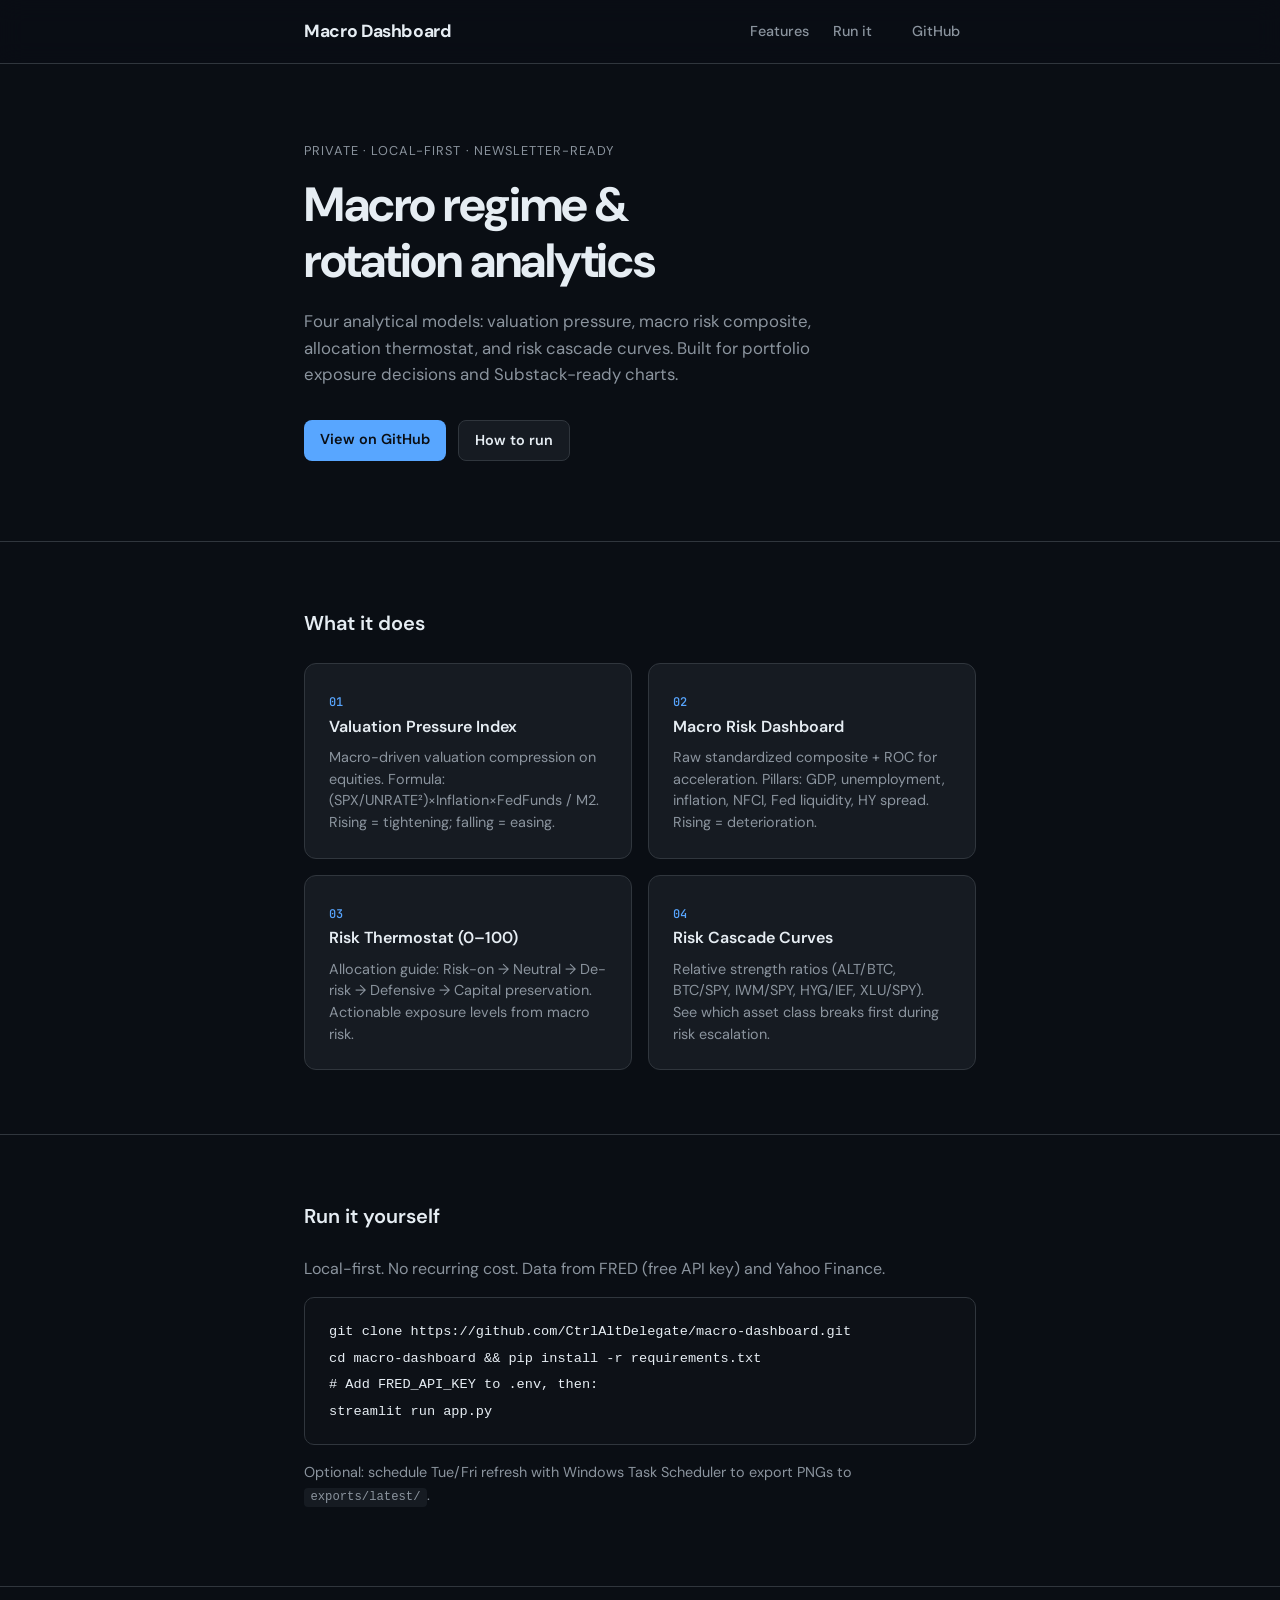
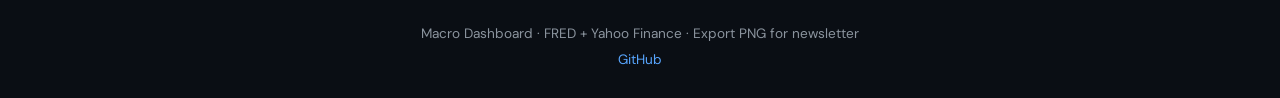
<file: landing/index.html>
<!DOCTYPE html>
<html lang="en">
<head>
  <meta charset="UTF-8">
  <meta name="viewport" content="width=device-width, initial-scale=1">
  <title>Macro Dashboard — Regime & rotation analytics</title>
  <meta name="description" content="Private macro dashboard: valuation pressure, risk composite, allocation thermostat, and cross-asset rotation. FRED + Yahoo Finance. Newsletter-ready charts.">
  <link rel="preconnect" href="https://fonts.googleapis.com">
  <link rel="preconnect" href="https://fonts.gstatic.com" crossorigin>
  <link href="https://fonts.googleapis.com/css2?family=DM+Sans:ital,opsz,wght@0,9..40,400;0,9..40,500;0,9..40,600;0,9..40,700&family=JetBrains+Mono:wght@400;500&display=swap" rel="stylesheet">
  <link rel="stylesheet" href="style.css">
</head>
<body>
  <header class="header">
    <div class="container">
      <a href="#" class="logo">Macro Dashboard</a>
      <nav class="nav">
        <a href="#features">Features</a>
        <a href="#run">Run it</a>
        <a href="https://github.com/CtrlAltDelegate/macro-dashboard" class="btn btn-ghost" target="_blank" rel="noopener">GitHub</a>
      </nav>
    </div>
  </header>

  <main>
    <section class="hero">
      <div class="container">
        <p class="hero-tag">Private · Local-first · Newsletter-ready</p>
        <h1>Macro regime &<br>rotation analytics</h1>
        <p class="hero-desc">
          Four analytical models: valuation pressure, macro risk composite, allocation thermostat, and risk cascade curves. 
          Built for portfolio exposure decisions and Substack-ready charts.
        </p>
        <div class="hero-actions">
          <a href="https://github.com/CtrlAltDelegate/macro-dashboard" class="btn btn-primary" target="_blank" rel="noopener">View on GitHub</a>
          <a href="#run" class="btn btn-secondary">How to run</a>
        </div>
      </div>
    </section>

    <section id="features" class="features">
      <div class="container">
        <h2>What it does</h2>
        <div class="grid">
          <article class="card">
            <span class="card-num">01</span>
            <h3>Valuation Pressure Index</h3>
            <p>Macro-driven valuation compression on equities. Formula: (SPX/UNRATE²)×Inflation×FedFunds / M2. Rising = tightening; falling = easing.</p>
          </article>
          <article class="card">
            <span class="card-num">02</span>
            <h3>Macro Risk Dashboard</h3>
            <p>Raw standardized composite + ROC for acceleration. Pillars: GDP, unemployment, inflation, NFCI, Fed liquidity, HY spread. Rising = deterioration.</p>
          </article>
          <article class="card">
            <span class="card-num">03</span>
            <h3>Risk Thermostat (0–100)</h3>
            <p>Allocation guide: Risk-on → Neutral → De-risk → Defensive → Capital preservation. Actionable exposure levels from macro risk.</p>
          </article>
          <article class="card">
            <span class="card-num">04</span>
            <h3>Risk Cascade Curves</h3>
            <p>Relative strength ratios (ALT/BTC, BTC/SPY, IWM/SPY, HYG/IEF, XLU/SPY). See which asset class breaks first during risk escalation.</p>
          </article>
        </div>
      </div>
    </section>

    <section id="run" class="run">
      <div class="container">
        <h2>Run it yourself</h2>
        <p class="run-desc">Local-first. No recurring cost. Data from FRED (free API key) and Yahoo Finance.</p>
        <div class="code-block">
          <code>git clone https://github.com/CtrlAltDelegate/macro-dashboard.git</code><br>
          <code>cd macro-dashboard && pip install -r requirements.txt</code><br>
          <code># Add FRED_API_KEY to .env, then:</code><br>
          <code>streamlit run app.py</code>
        </div>
        <p class="run-note">Optional: schedule Tue/Fri refresh with Windows Task Scheduler to export PNGs to <code>exports/latest/</code>.</p>
      </div>
    </section>

    <footer class="footer">
      <div class="container">
        <p>Macro Dashboard · FRED + Yahoo Finance · Export PNG for newsletter</p>
        <p><a href="https://github.com/CtrlAltDelegate/macro-dashboard" target="_blank" rel="noopener">GitHub</a></p>
      </div>
    </footer>
  </main>
</body>
</html>
</file>
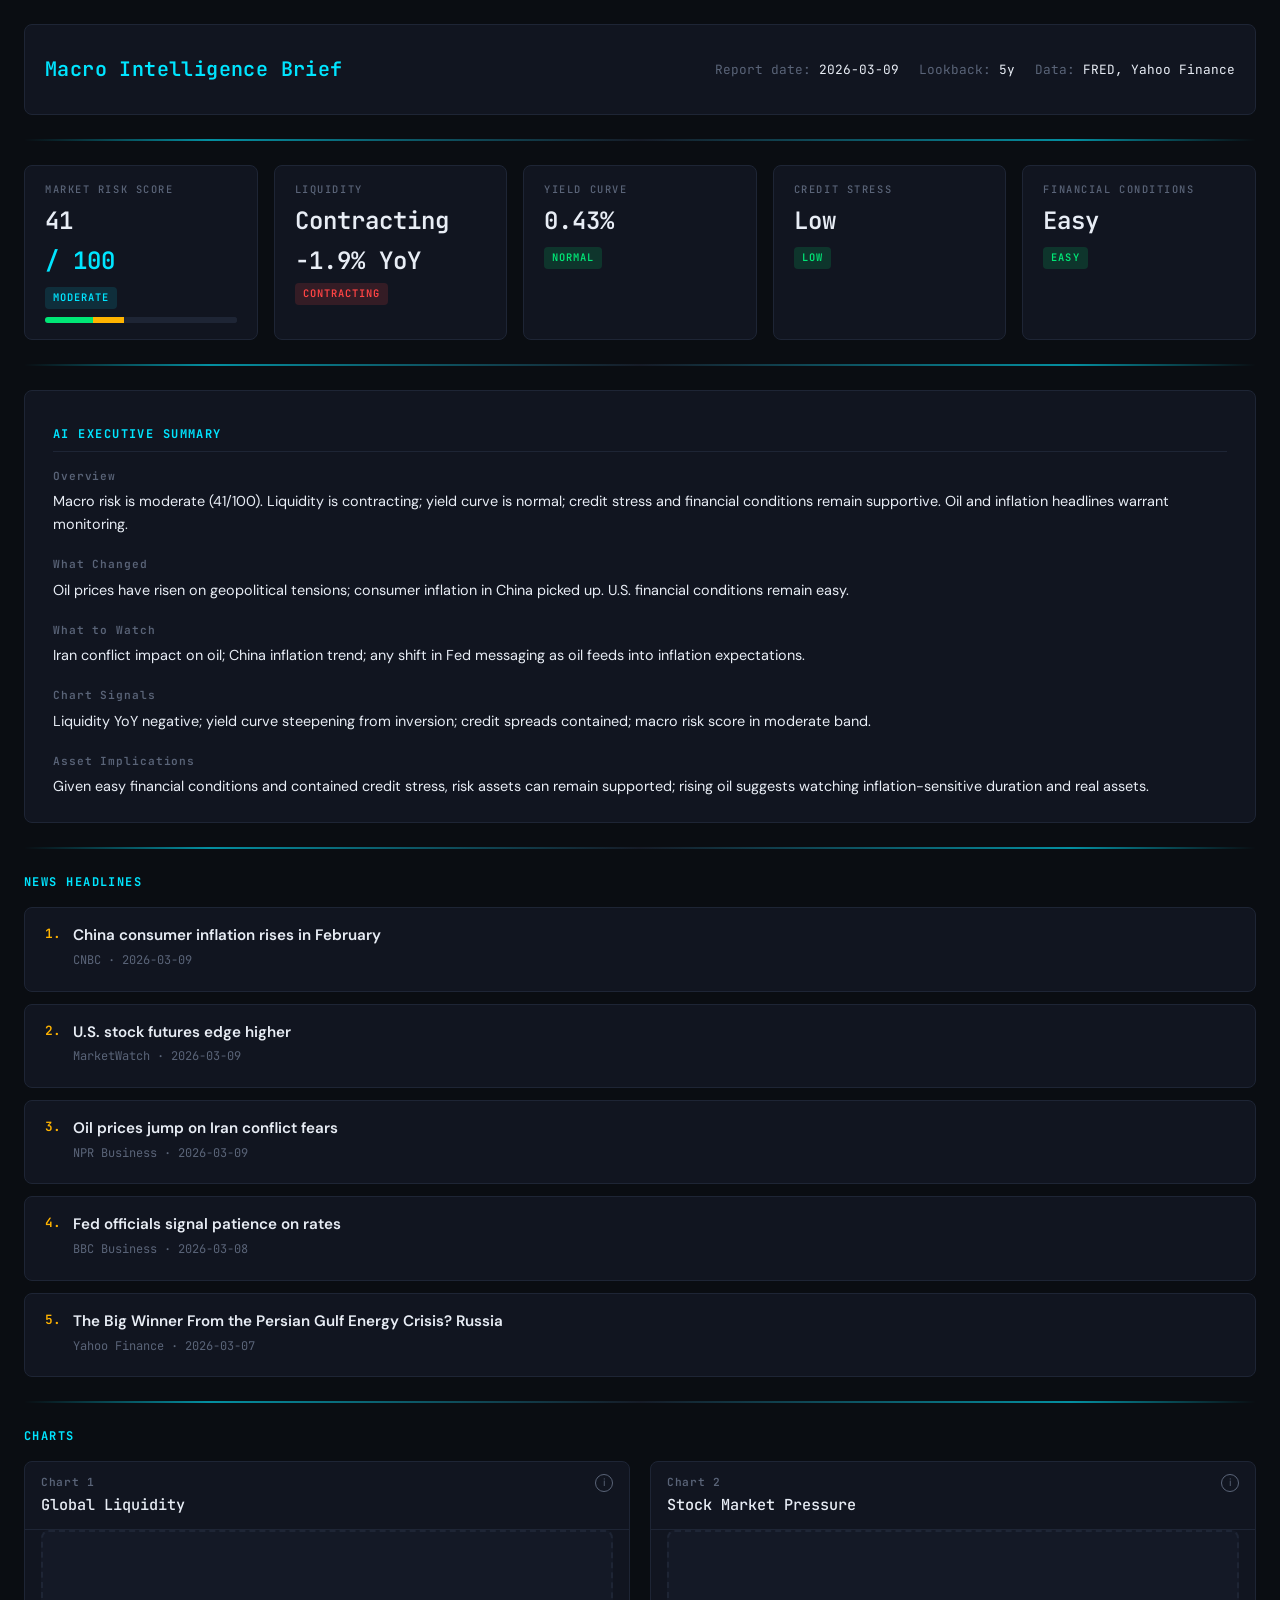
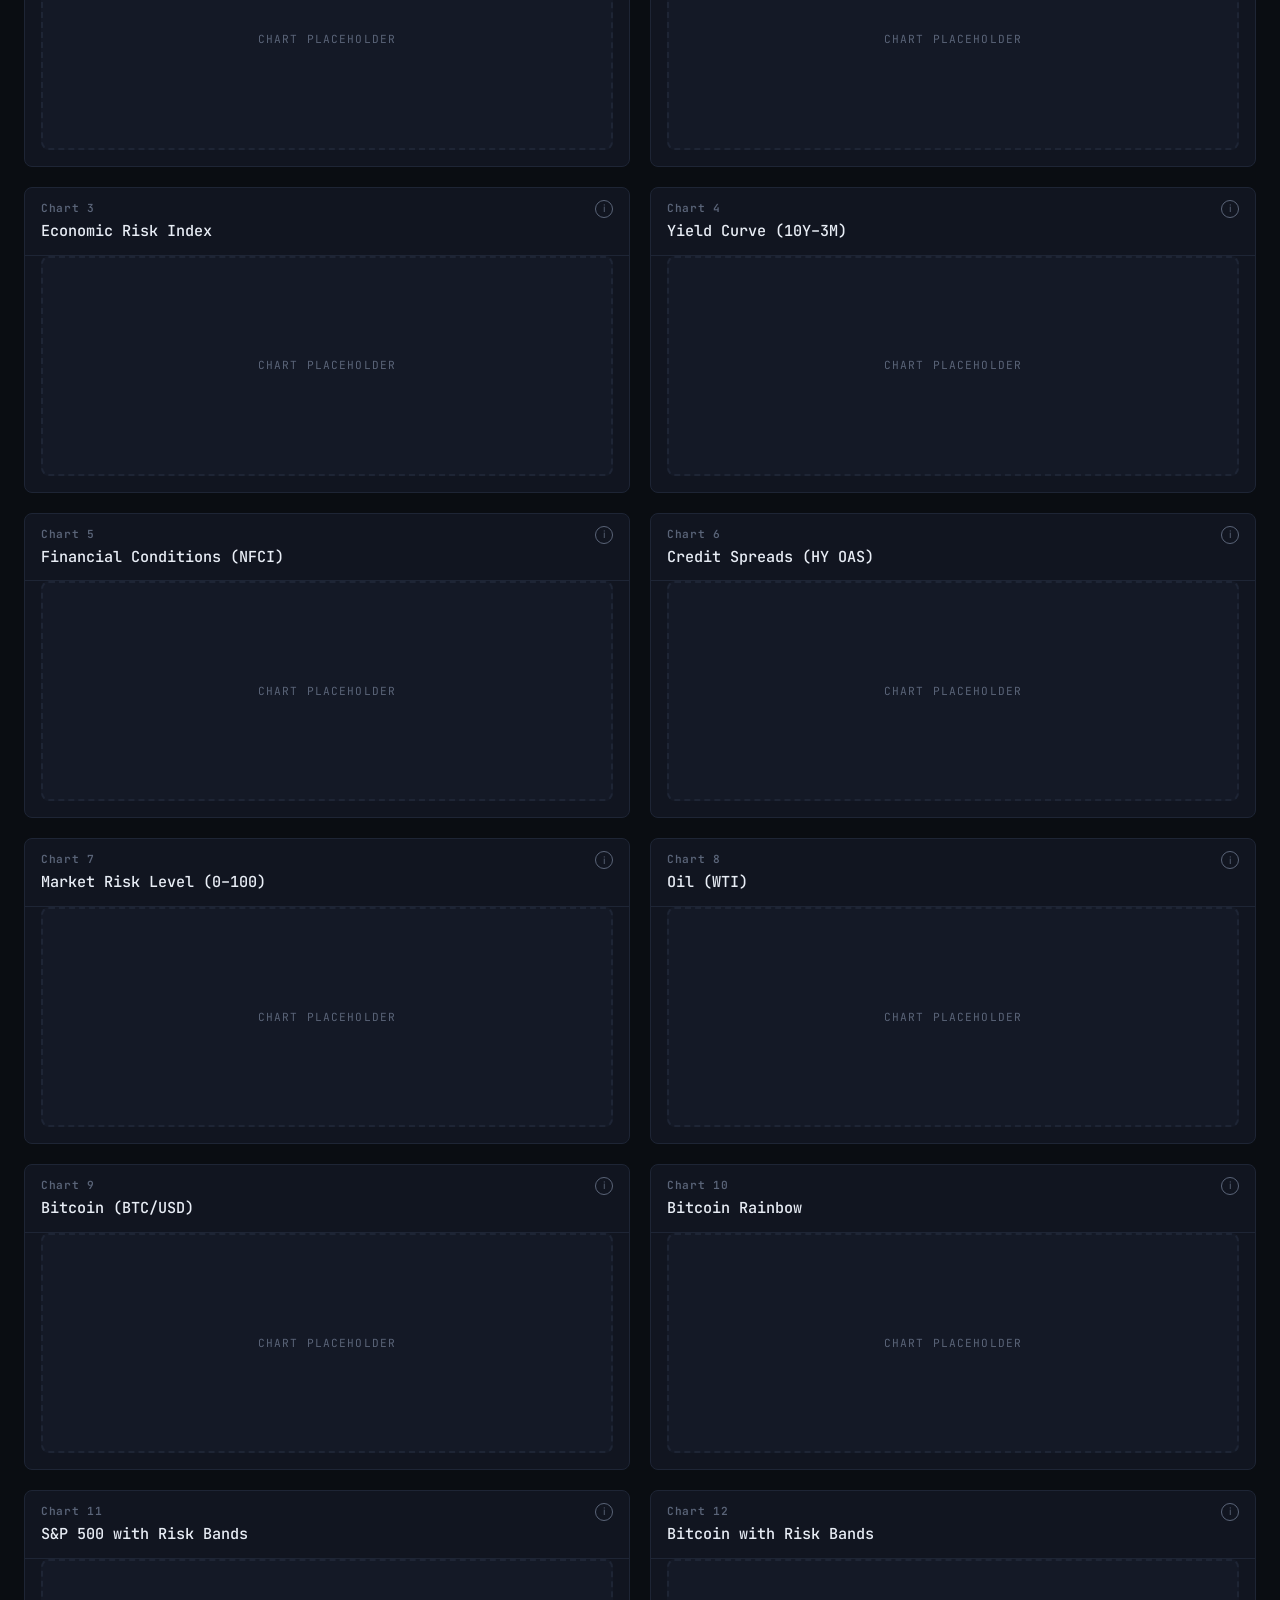
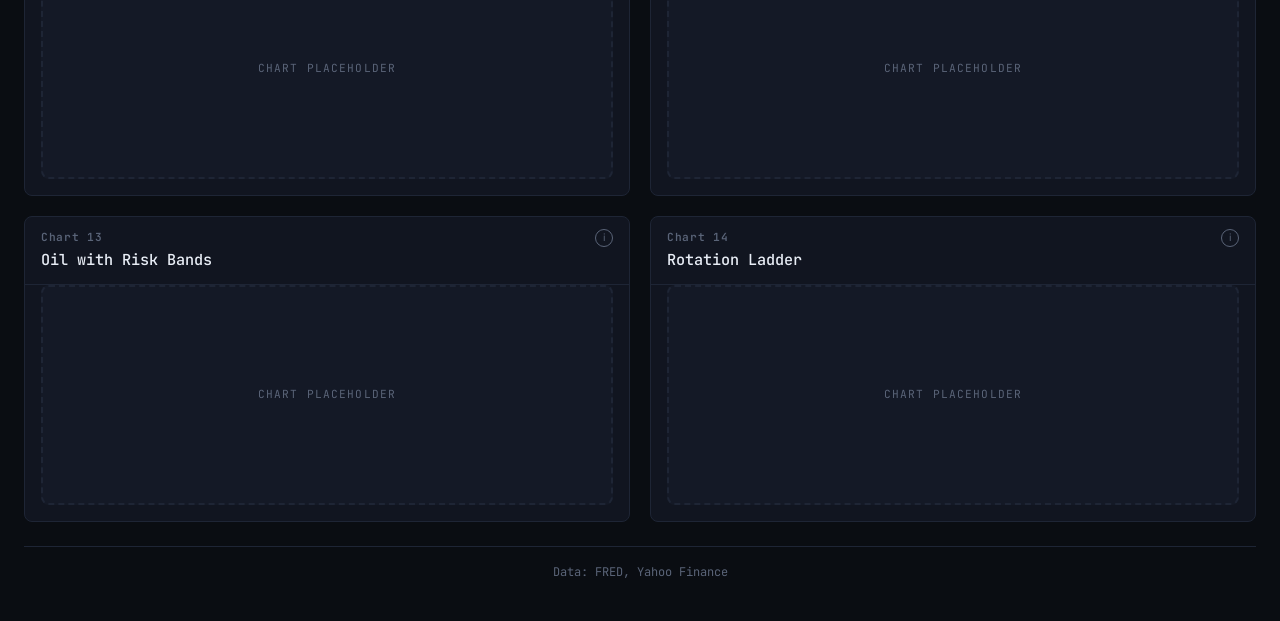
<file: macro_brief.html>
<!DOCTYPE html>
<html lang="en">
<head>
  <meta charset="UTF-8" />
  <meta name="viewport" content="width=device-width, initial-scale=1.0" />
  <title>Macro Intelligence Brief</title>
  <link rel="preconnect" href="https://fonts.googleapis.com" />
  <link rel="preconnect" href="https://fonts.gstatic.com" crossorigin />
  <link href="https://fonts.googleapis.com/css2?family=DM+Sans:ital,opsz,wght@0,9..40,400;0,9..40,500;0,9..40,600;0,9..40,700&family=JetBrains+Mono:wght@400;500;600&display=swap" rel="stylesheet" />
  <style>
    /* ========== CSS CUSTOM PROPERTIES ========== */
    :root {
      --bg-base: #0A0D12;
      --bg-card: #111520;
      --bg-card-hover: #161B2E;
      --border: #1E2535;
      --accent-cyan: #00E5FF;
      --accent-amber: #FFB300;
      --accent-red: #FF4444;
      --accent-green: #00E676;
      --text-primary: #E8EDF5;
      --text-muted: #5A6478;
      --font-mono: 'JetBrains Mono', monospace;
      --font-sans: 'DM Sans', system-ui, sans-serif;
      --radius: 8px;
      --shadow: 0 4px 24px rgba(0, 0, 0, 0.4);
      --transition: 0.2s ease;
    }

    /* ========== RESET & BASE ========== */
    *, *::before, *::after { box-sizing: border-box; }
    body {
      margin: 0;
      min-height: 100vh;
      background: var(--bg-base);
      color: var(--text-primary);
      font-family: var(--font-sans);
      font-size: 15px;
      line-height: 1.5;
    }

    /* ========== LAYOUT CONTAINER ========== */
    .brief {
      max-width: 1400px;
      margin: 0 auto;
      padding: 1.5rem;
    }

    /* Sharp geometric section dividers */
    .section-divider {
      height: 2px;
      background: linear-gradient(90deg, transparent 0%, var(--accent-cyan) 15%, var(--border) 50%, var(--accent-cyan) 85%, transparent 100%);
      margin: 1.5rem 0;
      opacity: 0.6;
    }

    /* ========== 1. HEADER BAR ========== */
    .header-bar {
      display: flex;
      align-items: center;
      justify-content: space-between;
      flex-wrap: wrap;
      gap: 1rem;
      padding: 1rem 1.25rem;
      background: var(--bg-card);
      border: 1px solid var(--border);
      border-radius: var(--radius);
      margin-bottom: 1.5rem;
    }
    .header-bar__title {
      font-family: var(--font-mono);
      font-weight: 600;
      font-size: 1.25rem;
      letter-spacing: 0.02em;
      color: var(--accent-cyan);
    }
    .header-bar__meta {
      display: flex;
      align-items: center;
      gap: 1.25rem;
      font-family: var(--font-mono);
      font-size: 0.8rem;
      color: var(--text-muted);
    }
    .header-bar__meta .data-value { color: var(--text-primary); }

    /* ========== 2. HERO SNAPSHOT ROW — 5 KPI CARDS ========== */
    .kpi-strip {
      display: grid;
      grid-template-columns: repeat(5, 1fr);
      gap: 1rem;
      margin-bottom: 1.5rem;
    }
    @media (max-width: 900px) {
      .kpi-strip { grid-template-columns: repeat(2, 1fr); }
    }
    @media (max-width: 500px) {
      .kpi-strip { grid-template-columns: 1fr; }
    }

    .kpi-card {
      background: var(--bg-card);
      border: 1px solid var(--border);
      border-radius: var(--radius);
      padding: 1rem 1.25rem;
      transition: transform var(--transition), border-color var(--transition), box-shadow var(--transition);
    }
    .kpi-card:hover {
      transform: translateY(-2px);
      border-color: var(--accent-cyan);
      box-shadow: 0 8px 32px rgba(0, 229, 255, 0.08);
    }
    .kpi-card__label {
      font-family: var(--font-mono);
      font-size: 0.65rem;
      font-weight: 500;
      letter-spacing: 0.15em;
      text-transform: uppercase;
      color: var(--text-muted);
      margin-bottom: 0.35rem;
    }
    .kpi-card__value {
      font-family: var(--font-mono);
      font-size: 1.5rem;
      font-weight: 600;
      margin-bottom: 0.25rem;
    }
    .kpi-card__value.data-value { color: var(--text-primary); }
    .kpi-card__value--green { color: var(--accent-green); }
    .kpi-card__value--amber { color: var(--accent-amber); }
    .kpi-card__value--red { color: var(--accent-red); }
    .kpi-card__value--cyan { color: var(--accent-cyan); }
    .kpi-card__badge {
      display: inline-block;
      font-family: var(--font-mono);
      font-size: 0.65rem;
      font-weight: 600;
      letter-spacing: 0.1em;
      padding: 0.2rem 0.5rem;
      border-radius: 4px;
      margin-top: 0.25rem;
    }
    .kpi-card__badge--green { background: rgba(0, 230, 118, 0.15); color: var(--accent-green); }
    .kpi-card__badge--amber { background: rgba(255, 179, 0, 0.15); color: var(--accent-amber); }
    .kpi-card__badge--red { background: rgba(255, 68, 68, 0.15); color: var(--accent-red); }
    .kpi-card__badge--cyan { background: rgba(0, 229, 255, 0.12); color: var(--accent-cyan); }
    .kpi-card__badge.pulse {
      animation: pulse-badge 2s ease-in-out infinite;
    }
    @keyframes pulse-badge {
      0%, 100% { opacity: 1; }
      50% { opacity: 0.75; }
    }

    /* Market Risk — segmented bar gauge 0–100 */
    .kpi-card--market-risk .kpi-gauge {
      height: 6px;
      background: var(--border);
      border-radius: 3px;
      overflow: hidden;
      margin-top: 0.5rem;
      display: flex;
    }
    .kpi-gauge__segment {
      flex: 1;
      height: 100%;
    }
    .kpi-gauge__segment--low { background: var(--accent-green); }
    .kpi-gauge__segment--moderate { background: var(--accent-amber); }
    .kpi-gauge__segment--high { background: var(--accent-red); }
    .kpi-gauge__segment--fill { background: var(--border); }

    /* ========== 3. AI EXECUTIVE SUMMARY ========== */
    .ai-summary {
      background: var(--bg-card);
      border: 1px solid var(--border);
      border-radius: var(--radius);
      padding: 1.5rem 1.75rem;
      margin-bottom: 1.5rem;
      transition: border-color var(--transition), box-shadow var(--transition);
    }
    .ai-summary:hover {
      border-color: rgba(0, 229, 255, 0.3);
      box-shadow: var(--shadow);
    }
    .ai-summary__title {
      font-family: var(--font-mono);
      font-size: 0.75rem;
      letter-spacing: 0.12em;
      text-transform: uppercase;
      color: var(--accent-cyan);
      margin-bottom: 1rem;
      padding-bottom: 0.5rem;
      border-bottom: 1px solid var(--border);
    }
    .ai-summary__section {
      margin-bottom: 1.25rem;
    }
    .ai-summary__section:last-child { margin-bottom: 0; }
    .ai-summary__label {
      font-family: var(--font-mono);
      font-size: 0.7rem;
      font-weight: 600;
      letter-spacing: 0.08em;
      color: var(--text-muted);
      margin-bottom: 0.35rem;
    }
    .ai-summary__body {
      font-family: var(--font-sans);
      font-size: 0.9rem;
      color: var(--text-primary);
      line-height: 1.6;
    }
    .ai-summary__body .data-value { color: var(--text-primary); }

    /* ========== 4. NEWS HEADLINES ========== */
    .news-section__title {
      font-family: var(--font-mono);
      font-size: 0.75rem;
      letter-spacing: 0.12em;
      text-transform: uppercase;
      color: var(--accent-cyan);
      margin-bottom: 1rem;
    }
    .news-cards {
      display: flex;
      flex-direction: column;
      gap: 0.75rem;
      margin-bottom: 1.5rem;
    }
    .news-card {
      background: var(--bg-card);
      border: 1px solid var(--border);
      border-radius: var(--radius);
      padding: 1rem 1.25rem;
      cursor: pointer;
      transition: transform var(--transition), border-color var(--transition), background var(--transition);
    }
    .news-card:hover {
      background: var(--bg-card-hover);
      border-color: var(--border);
      transform: translateY(-1px);
    }
    .news-card__row {
      display: flex;
      align-items: flex-start;
      gap: 0.75rem;
    }
    .news-card__num {
      font-family: var(--font-mono);
      font-size: 0.8rem;
      font-weight: 600;
      color: var(--accent-amber);
      flex-shrink: 0;
    }
    .news-card__main { flex: 1; min-width: 0; }
    .news-card__headline {
      font-family: var(--font-sans);
      font-weight: 600;
      font-size: 0.95rem;
      color: var(--text-primary);
      margin-bottom: 0.25rem;
    }
    .news-card__meta {
      font-family: var(--font-mono);
      font-size: 0.75rem;
      color: var(--text-muted);
      margin-bottom: 0.35rem;
    }
    .news-card__summary {
      font-family: var(--font-sans);
      font-size: 0.85rem;
      color: var(--text-muted);
      line-height: 1.45;
      max-height: 0;
      overflow: hidden;
      transition: max-height 0.3s ease;
    }
    .news-card.expanded .news-card__summary { max-height: 200px; }

    /* ========== 5. CHART GRID ========== */
    .charts-section__title {
      font-family: var(--font-mono);
      font-size: 0.75rem;
      letter-spacing: 0.12em;
      text-transform: uppercase;
      color: var(--accent-cyan);
      margin-bottom: 1rem;
    }
    .chart-grid {
      display: grid;
      grid-template-columns: repeat(2, 1fr);
      gap: 1.25rem;
      margin-bottom: 1.5rem;
    }
    @media (max-width: 768px) {
      .chart-grid { grid-template-columns: 1fr; }
    }

    .chart-card {
      background: var(--bg-card);
      border: 1px solid var(--border);
      border-radius: var(--radius);
      overflow: hidden;
      transition: transform var(--transition), border-color var(--transition), box-shadow var(--transition);
      position: relative;
    }
    .chart-card:hover {
      transform: translateY(-2px);
      border-color: rgba(0, 229, 255, 0.35);
      box-shadow: 0 8px 32px rgba(0, 0, 0, 0.3);
    }
    .chart-card__header {
      display: flex;
      align-items: flex-start;
      justify-content: space-between;
      gap: 0.5rem;
      padding: 0.75rem 1rem;
      border-bottom: 1px solid var(--border);
    }
    .chart-card__label {
      font-family: var(--font-mono);
      font-size: 0.7rem;
      font-weight: 600;
      letter-spacing: 0.06em;
      color: var(--text-muted);
    }
    .chart-card__info {
      width: 18px;
      height: 18px;
      border-radius: 50%;
      border: 1px solid var(--text-muted);
      color: var(--text-muted);
      font-size: 0.65rem;
      display: inline-flex;
      align-items: center;
      justify-content: center;
      cursor: help;
      flex-shrink: 0;
    }
    .chart-card__title {
      font-family: var(--font-mono);
      font-size: 0.95rem;
      font-weight: 500;
      color: var(--text-primary);
      margin-top: 0.2rem;
    }
    .chart-card__placeholder {
      min-height: 220px;
      display: flex;
      align-items: center;
      justify-content: center;
      padding: 1.5rem;
      border: 2px dashed var(--border);
      margin: 0 1rem 1rem;
      border-radius: var(--radius);
      background: rgba(30, 37, 53, 0.3);
      position: relative;
    }
    .chart-card__placeholder::before {
      content: 'CHART PLACEHOLDER';
      font-family: var(--font-mono);
      font-size: 0.7rem;
      letter-spacing: 0.1em;
      color: var(--text-muted);
    }
    .chart-card__placeholder.has-chart::before { content: none; }
    .chart-card__placeholder img,
    .chart-card__placeholder canvas {
      max-width: 100%;
      max-height: 280px;
      object-fit: contain;
      position: absolute;
      inset: 0;
      margin: auto;
    }
    .chart-card__expand-overlay {
      position: absolute;
      inset: 0;
      background: rgba(0, 0, 0, 0.5);
      display: flex;
      align-items: center;
      justify-content: center;
      opacity: 0;
      transition: opacity var(--transition);
      pointer-events: none;
    }
    .chart-card:hover .chart-card__expand-overlay { opacity: 1; }
    .chart-card__expand-overlay span {
      font-family: var(--font-mono);
      font-size: 0.75rem;
      color: var(--accent-cyan);
    }

    /* ========== 6. FOOTER ========== */
    .footer {
      padding: 1rem 0;
      border-top: 1px solid var(--border);
      font-family: var(--font-mono);
      font-size: 0.75rem;
      color: var(--text-muted);
      text-align: center;
    }

    /* ========== PRINT / EXPORT STYLESHEET ========== */
    @media print {
      :root {
        --bg-base: #F5F6F8;
        --bg-card: #FFFFFF;
        --bg-card-hover: #FFFFFF;
        --border: #DDE0E5;
        --text-primary: #1A1D24;
        --text-muted: #5A6478;
        --accent-cyan: #0088AA;
        --accent-amber: #B38600;
        --accent-red: #CC2222;
        --accent-green: #00A858;
      }
      body { background: var(--bg-base); }
      .kpi-card:hover,
      .ai-summary:hover,
      .news-card:hover,
      .chart-card:hover {
        transform: none;
        box-shadow: none;
      }
      .kpi-card__badge.pulse { animation: none; }
      .chart-card__expand-overlay { display: none; }
    }
  </style>
</head>
<body>
  <div class="brief">
    <!-- ========== 1. HEADER BAR ========== -->
    <header class="header-bar">
      <h1 class="header-bar__title">Macro Intelligence Brief</h1>
      <div class="header-bar__meta">
        <span>Report date: <span class="data-value" data-field="report-date">2026-03-09</span></span>
        <span>Lookback: <span class="data-value" data-field="lookback">5y</span></span>
        <span>Data: <span class="data-value" data-field="data-sources">FRED, Yahoo Finance</span></span>
      </div>
    </header>
    <div class="section-divider" aria-hidden="true"></div>

    <!-- ========== 2. HERO SNAPSHOT ROW — 5 KPI CARDS ========== -->
    <section class="kpi-strip">
      <div class="kpi-card kpi-card--market-risk">
        <div class="kpi-card__label">Market Risk Score</div>
        <div class="kpi-card__value data-value" data-field="macro-risk-value">41</div>
        <div class="kpi-card__value kpi-card__value--cyan">/ 100</div>
        <span class="kpi-card__badge kpi-card__badge--cyan" data-field="macro-risk-badge">MODERATE</span>
        <div class="kpi-gauge" aria-hidden="true">
          <div class="kpi-gauge__segment kpi-gauge__segment--low" style="flex: 25;"></div>
          <div class="kpi-gauge__segment kpi-gauge__segment--moderate" style="flex: 16;"></div>
          <div class="kpi-gauge__segment kpi-gauge__segment--fill" style="flex: 59;"></div>
        </div>
      </div>
      <div class="kpi-card">
        <div class="kpi-card__label">Liquidity</div>
        <div class="kpi-card__value data-value kpi-card__value--red" data-field="liquidity-value">Contracting</div>
        <span class="kpi-card__value data-value" data-field="liquidity-yoy">-1.9% YoY</span>
        <span class="kpi-card__badge kpi-card__badge--red pulse" data-field="liquidity-badge">CONTRACTING</span>
      </div>
      <div class="kpi-card">
        <div class="kpi-card__label">Yield Curve</div>
        <div class="kpi-card__value data-value kpi-card__value--green" data-field="yield-value">0.43%</div>
        <span class="kpi-card__badge kpi-card__badge--green" data-field="yield-badge">NORMAL</span>
      </div>
      <div class="kpi-card">
        <div class="kpi-card__label">Credit Stress</div>
        <div class="kpi-card__value data-value kpi-card__value--green" data-field="credit-value">Low</div>
        <span class="kpi-card__badge kpi-card__badge--green" data-field="credit-badge">LOW</span>
      </div>
      <div class="kpi-card">
        <div class="kpi-card__label">Financial Conditions</div>
        <div class="kpi-card__value data-value kpi-card__value--green" data-field="fci-value">Easy</div>
        <span class="kpi-card__badge kpi-card__badge--green" data-field="fci-badge">EASY</span>
      </div>
    </section>
    <div class="section-divider" aria-hidden="true"></div>

    <!-- ========== 3. AI EXECUTIVE SUMMARY ========== -->
    <section class="ai-summary">
      <h2 class="ai-summary__title">AI Executive Summary</h2>
      <div class="ai-summary__section">
        <div class="ai-summary__label">Overview</div>
        <div class="ai-summary__body">
          <span class="data-value" data-field="ai-overview">Macro risk is moderate (41/100). Liquidity is contracting; yield curve is normal; credit stress and financial conditions remain supportive. Oil and inflation headlines warrant monitoring.</span>
        </div>
      </div>
      <div class="ai-summary__section">
        <div class="ai-summary__label">What Changed</div>
        <div class="ai-summary__body">
          <span class="data-value" data-field="ai-what-changed">Oil prices have risen on geopolitical tensions; consumer inflation in China picked up. U.S. financial conditions remain easy.</span>
        </div>
      </div>
      <div class="ai-summary__section">
        <div class="ai-summary__label">What to Watch</div>
        <div class="ai-summary__body">
          <span class="data-value" data-field="ai-what-to-watch">Iran conflict impact on oil; China inflation trend; any shift in Fed messaging as oil feeds into inflation expectations.</span>
        </div>
      </div>
      <div class="ai-summary__section">
        <div class="ai-summary__label">Chart Signals</div>
        <div class="ai-summary__body">
          <span class="data-value" data-field="ai-chart-signals">Liquidity YoY negative; yield curve steepening from inversion; credit spreads contained; macro risk score in moderate band.</span>
        </div>
      </div>
      <div class="ai-summary__section">
        <div class="ai-summary__label">Asset Implications</div>
        <div class="ai-summary__body">
          <span class="data-value" data-field="ai-asset-implications">Given easy financial conditions and contained credit stress, risk assets can remain supported; rising oil suggests watching inflation-sensitive duration and real assets.</span>
        </div>
      </div>
    </section>
    <div class="section-divider" aria-hidden="true"></div>

    <!-- ========== 4. NEWS HEADLINES ========== -->
    <section class="news-section">
      <h2 class="news-section__title">News Headlines</h2>
      <div class="news-cards">
        <article class="news-card" data-news="1">
          <div class="news-card__row">
            <span class="news-card__num">1.</span>
            <div class="news-card__main">
              <div class="news-card__headline data-value" data-field="news-1-headline">China consumer inflation rises in February</div>
              <div class="news-card__meta"><span class="data-value" data-field="news-1-source">CNBC</span> · <span class="data-value" data-field="news-1-date">2026-03-09</span></div>
              <div class="news-card__summary">Consumer prices in China increased more than expected, adding to global inflation concerns.</div>
            </div>
          </div>
        </article>
        <article class="news-card" data-news="2">
          <div class="news-card__row">
            <span class="news-card__num">2.</span>
            <div class="news-card__main">
              <div class="news-card__headline data-value" data-field="news-2-headline">U.S. stock futures edge higher</div>
              <div class="news-card__meta"><span class="data-value" data-field="news-2-source">MarketWatch</span> · <span class="data-value" data-field="news-2-date">2026-03-09</span></div>
              <div class="news-card__summary">Futures point to a modestly positive open as investors weigh macro data.</div>
            </div>
          </div>
        </article>
        <article class="news-card" data-news="3">
          <div class="news-card__row">
            <span class="news-card__num">3.</span>
            <div class="news-card__main">
              <div class="news-card__headline data-value" data-field="news-3-headline">Oil prices jump on Iran conflict fears</div>
              <div class="news-card__meta"><span class="data-value" data-field="news-3-source">NPR Business</span> · <span class="data-value" data-field="news-3-date">2026-03-09</span></div>
              <div class="news-card__summary">WTI and Brent rise amid supply concerns and Middle East tensions.</div>
            </div>
          </div>
        </article>
        <article class="news-card" data-news="4">
          <div class="news-card__row">
            <span class="news-card__num">4.</span>
            <div class="news-card__main">
              <div class="news-card__headline data-value" data-field="news-4-headline">Fed officials signal patience on rates</div>
              <div class="news-card__meta"><span class="data-value" data-field="news-4-source">BBC Business</span> · <span class="data-value" data-field="news-4-date">2026-03-08</span></div>
              <div class="news-card__summary">Central bank emphasizes data dependence amid mixed inflation signals.</div>
            </div>
          </div>
        </article>
        <article class="news-card" data-news="5">
          <div class="news-card__row">
            <span class="news-card__num">5.</span>
            <div class="news-card__main">
              <div class="news-card__headline data-value" data-field="news-5-headline">The Big Winner From the Persian Gulf Energy Crisis? Russia</div>
              <div class="news-card__meta"><span class="data-value" data-field="news-5-source">Yahoo Finance</span> · <span class="data-value" data-field="news-5-date">2026-03-07</span></div>
              <div class="news-card__summary">No summary.</div>
            </div>
          </div>
        </article>
      </div>
    </section>
    <div class="section-divider" aria-hidden="true"></div>

    <!-- ========== 5. CHART GRID — 14 PLACEHOLDER CARDS (injection points) ========== -->
    <section class="charts-section">
      <h2 class="charts-section__title">Charts</h2>
      <div class="chart-grid">
        <div class="chart-card">
          <div class="chart-card__header">
            <div>
              <div class="chart-card__label">Chart 1</div>
              <div class="chart-card__title">Global Liquidity</div>
            </div>
            <span class="chart-card__info" title="Fed balance sheet YoY">i</span>
          </div>
          <div id="chart-1-global-liquidity" class="chart-card__placeholder"></div>
          <div class="chart-card__expand-overlay"><span>Click to expand</span></div>
        </div>
        <div class="chart-card">
          <div class="chart-card__header">
            <div>
              <div class="chart-card__label">Chart 2</div>
              <div class="chart-card__title">Stock Market Pressure</div>
            </div>
            <span class="chart-card__info" title="Rates, inflation, unemployment, liquidity composite">i</span>
          </div>
          <div id="chart-2-stock-market-pressure" class="chart-card__placeholder"></div>
          <div class="chart-card__expand-overlay"><span>Click to expand</span></div>
        </div>
        <div class="chart-card">
          <div class="chart-card__header">
            <div>
              <div class="chart-card__label">Chart 3</div>
              <div class="chart-card__title">Economic Risk Index</div>
            </div>
            <span class="chart-card__info" title="Multi-indicator composite + ROC line">i</span>
          </div>
          <div id="chart-3-economic-risk-index" class="chart-card__placeholder"></div>
          <div class="chart-card__expand-overlay"><span>Click to expand</span></div>
        </div>
        <div class="chart-card">
          <div class="chart-card__header">
            <div>
              <div class="chart-card__label">Chart 4</div>
              <div class="chart-card__title">Yield Curve (10Y–3M)</div>
            </div>
            <span class="chart-card__info" title="Inversion = recession signal">i</span>
          </div>
          <div id="chart-4-yield-curve" class="chart-card__placeholder"></div>
          <div class="chart-card__expand-overlay"><span>Click to expand</span></div>
        </div>
        <div class="chart-card">
          <div class="chart-card__header">
            <div>
              <div class="chart-card__label">Chart 5</div>
              <div class="chart-card__title">Financial Conditions (NFCI)</div>
            </div>
            <span class="chart-card__info" title="Chicago Fed index">i</span>
          </div>
          <div id="chart-5-financial-conditions" class="chart-card__placeholder"></div>
          <div class="chart-card__expand-overlay"><span>Click to expand</span></div>
        </div>
        <div class="chart-card">
          <div class="chart-card__header">
            <div>
              <div class="chart-card__label">Chart 6</div>
              <div class="chart-card__title">Credit Spreads (HY OAS)</div>
            </div>
            <span class="chart-card__info" title="ICE BofA High Yield; 3%=calm, 5%=stress, 7%=high stress">i</span>
          </div>
          <div id="chart-6-credit-spreads" class="chart-card__placeholder"></div>
          <div class="chart-card__expand-overlay"><span>Click to expand</span></div>
        </div>
        <div class="chart-card">
          <div class="chart-card__header">
            <div>
              <div class="chart-card__label">Chart 7</div>
              <div class="chart-card__title">Market Risk Level (0–100)</div>
            </div>
            <span class="chart-card__info" title="Composite score with risk bands">i</span>
          </div>
          <div id="chart-7-market-risk-level" class="chart-card__placeholder"></div>
          <div class="chart-card__expand-overlay"><span>Click to expand</span></div>
        </div>
        <div class="chart-card">
          <div class="chart-card__header">
            <div>
              <div class="chart-card__label">Chart 8</div>
              <div class="chart-card__title">Oil (WTI)</div>
            </div>
            <span class="chart-card__info" title="Commodity & inflation signal">i</span>
          </div>
          <div id="chart-8-oil-wti" class="chart-card__placeholder"></div>
          <div class="chart-card__expand-overlay"><span>Click to expand</span></div>
        </div>
        <div class="chart-card">
          <div class="chart-card__header">
            <div>
              <div class="chart-card__label">Chart 9</div>
              <div class="chart-card__title">Bitcoin (BTC/USD)</div>
            </div>
            <span class="chart-card__info" title="With optional liquidity/TIPS overlays">i</span>
          </div>
          <div id="chart-9-bitcoin" class="chart-card__placeholder"></div>
          <div class="chart-card__expand-overlay"><span>Click to expand</span></div>
        </div>
        <div class="chart-card">
          <div class="chart-card__header">
            <div>
              <div class="chart-card__label">Chart 10</div>
              <div class="chart-card__title">Bitcoin Rainbow</div>
            </div>
            <span class="chart-card__info" title="Log regression bands">i</span>
          </div>
          <div id="chart-10-bitcoin-rainbow" class="chart-card__placeholder"></div>
          <div class="chart-card__expand-overlay"><span>Click to expand</span></div>
        </div>
        <div class="chart-card">
          <div class="chart-card__header">
            <div>
              <div class="chart-card__label">Chart 11</div>
              <div class="chart-card__title">S&P 500 with Risk Bands</div>
            </div>
            <span class="chart-card__info" title="Price over macro risk zones">i</span>
          </div>
          <div id="chart-11-sp500-risk-bands" class="chart-card__placeholder"></div>
          <div class="chart-card__expand-overlay"><span>Click to expand</span></div>
        </div>
        <div class="chart-card">
          <div class="chart-card__header">
            <div>
              <div class="chart-card__label">Chart 12</div>
              <div class="chart-card__title">Bitcoin with Risk Bands</div>
            </div>
            <span class="chart-card__info" title="Same shading as S&P card">i</span>
          </div>
          <div id="chart-12-bitcoin-risk-bands" class="chart-card__placeholder"></div>
          <div class="chart-card__expand-overlay"><span>Click to expand</span></div>
        </div>
        <div class="chart-card">
          <div class="chart-card__header">
            <div>
              <div class="chart-card__label">Chart 13</div>
              <div class="chart-card__title">Oil with Risk Bands</div>
            </div>
            <span class="chart-card__info" title="Oil price over risk zones">i</span>
          </div>
          <div id="chart-13-oil-risk-bands" class="chart-card__placeholder"></div>
          <div class="chart-card__expand-overlay"><span>Click to expand</span></div>
        </div>
        <div class="chart-card">
          <div class="chart-card__header">
            <div>
              <div class="chart-card__label">Chart 14</div>
              <div class="chart-card__title">Rotation Ladder</div>
            </div>
            <span class="chart-card__info" title="Z-score normalized risk-on vs defensive ratios">i</span>
          </div>
          <div id="chart-14-rotation-ladder" class="chart-card__placeholder"></div>
          <div class="chart-card__expand-overlay"><span>Click to expand</span></div>
        </div>
      </div>
    </section>

    <!-- ========== 6. FOOTER ========== -->
    <footer class="footer">
      Data: <span class="data-value" data-field="footer-sources">FRED, Yahoo Finance</span>
    </footer>
  </div>

  <script>
    // News cards: expand on click to show full summary
    document.querySelectorAll('.news-card').forEach(function (card) {
      card.addEventListener('click', function () {
        this.classList.toggle('expanded');
      });
    });

    // Chart injection helper: call from app when embedding images
    // window.injectChart('chart-1-global-liquidity', imageElementOrSrc);
    window.injectChart = function (id, imgOrSrc) {
      var el = document.getElementById(id);
      if (!el) return;
      el.classList.add('has-chart');
      el.innerHTML = '';
      if (typeof imgOrSrc === 'string') {
        var img = document.createElement('img');
        img.src = imgOrSrc;
        img.alt = 'Chart';
        el.appendChild(img);
      } else if (imgOrSrc && imgOrSrc.nodeName) {
        el.appendChild(imgOrSrc);
      }
    };
  </script>
</body>
</html>
</file>
<file: landing/style.css>
/* Macro Dashboard landing — institutional dark theme */
:root {
  --bg: #0a0e14;
  --surface: #0d1117;
  --surface2: #161b22;
  --border: #30363d;
  --text: #e6edf3;
  --text-muted: #8b949e;
  --accent: #58a6ff;
  --accent-dim: rgba(88, 166, 255, 0.15);
  --green: #3fb950;
  --font: "DM Sans", system-ui, sans-serif;
  --font-mono: "JetBrains Mono", monospace;
}

* {
  box-sizing: border-box;
}

body {
  margin: 0;
  background: var(--bg);
  color: var(--text);
  font-family: var(--font);
  font-size: 1rem;
  line-height: 1.6;
  -webkit-font-smoothing: antialiased;
}

.container {
  max-width: 720px;
  margin: 0 auto;
  padding: 0 1.5rem;
}

/* Header */
.header {
  position: sticky;
  top: 0;
  z-index: 10;
  background: rgba(10, 14, 20, 0.85);
  backdrop-filter: saturate(180%) blur(12px);
  border-bottom: 1px solid var(--border);
}

.header .container {
  display: flex;
  align-items: center;
  justify-content: space-between;
  padding-top: 0.75rem;
  padding-bottom: 0.75rem;
}

.logo {
  font-weight: 700;
  font-size: 1.1rem;
  color: var(--text);
  text-decoration: none;
  letter-spacing: -0.02em;
}

.nav {
  display: flex;
  align-items: center;
  gap: 1.5rem;
}

.nav a {
  color: var(--text-muted);
  text-decoration: none;
  font-size: 0.9rem;
  font-weight: 500;
}

.nav a:hover {
  color: var(--accent);
}

/* Buttons */
.btn {
  display: inline-block;
  padding: 0.5rem 1rem;
  border-radius: 8px;
  font-size: 0.9rem;
  font-weight: 600;
  text-decoration: none;
  transition: background 0.2s, color 0.2s;
}

.btn-primary {
  background: var(--accent);
  color: var(--bg);
}

.btn-primary:hover {
  background: #79b8ff;
  color: var(--bg);
}

.btn-secondary {
  background: var(--surface2);
  color: var(--text);
  border: 1px solid var(--border);
}

.btn-secondary:hover {
  background: var(--border);
  color: var(--text);
}

.btn-ghost {
  background: transparent;
  color: var(--text-muted);
}

.btn-ghost:hover {
  color: var(--accent);
}

/* Hero */
.hero {
  padding: 4rem 0 5rem;
}

.hero-tag {
  font-size: 0.8rem;
  text-transform: uppercase;
  letter-spacing: 0.08em;
  color: var(--text-muted);
  margin-bottom: 1rem;
}

.hero h1 {
  font-size: clamp(2rem, 5vw, 3rem);
  font-weight: 700;
  letter-spacing: -0.03em;
  line-height: 1.15;
  margin: 0 0 1.25rem;
  color: var(--text);
}

.hero-desc {
  color: var(--text-muted);
  font-size: 1.05rem;
  max-width: 540px;
  margin-bottom: 2rem;
}

.hero-actions {
  display: flex;
  flex-wrap: wrap;
  gap: 0.75rem;
}

/* Features */
.features {
  padding: 3rem 0 4rem;
  border-top: 1px solid var(--border);
}

.features h2,
.run h2 {
  font-size: 1.25rem;
  font-weight: 600;
  color: var(--text);
  margin-bottom: 1.5rem;
}

.grid {
  display: grid;
  gap: 1rem;
}

.card {
  background: var(--surface2);
  border: 1px solid var(--border);
  border-radius: 12px;
  padding: 1.5rem;
}

.card-num {
  font-family: var(--font-mono);
  font-size: 0.75rem;
  font-weight: 500;
  color: var(--accent);
  margin-bottom: 0.5rem;
}

.card h3 {
  font-size: 1rem;
  font-weight: 600;
  color: var(--text);
  margin: 0 0 0.5rem;
}

.card p {
  font-size: 0.9rem;
  color: var(--text-muted);
  margin: 0;
  line-height: 1.5;
}

/* Run section */
.run {
  padding: 3rem 0 4rem;
  border-top: 1px solid var(--border);
}

.run-desc {
  color: var(--text-muted);
  margin-bottom: 1rem;
}

.code-block {
  background: var(--surface);
  border: 1px solid var(--border);
  border-radius: 10px;
  padding: 1.25rem 1.5rem;
  font-family: var(--font-mono);
  font-size: 0.85rem;
  line-height: 1.8;
  color: var(--text);
  overflow-x: auto;
}

.code-block code {
  background: none;
  padding: 0;
}

.run-note {
  font-size: 0.9rem;
  color: var(--text-muted);
  margin-top: 1rem;
}

.run-note code {
  background: var(--surface2);
  padding: 0.15rem 0.4rem;
  border-radius: 4px;
  font-size: 0.85em;
}

/* Footer */
.footer {
  padding: 2rem 0;
  border-top: 1px solid var(--border);
  text-align: center;
  font-size: 0.85rem;
  color: var(--text-muted);
}

.footer a {
  color: var(--accent);
  text-decoration: none;
}

.footer a:hover {
  text-decoration: underline;
}

.footer p {
  margin: 0.25rem 0;
}

@media (min-width: 640px) {
  .grid {
    grid-template-columns: repeat(2, 1fr);
  }
}
</file>
